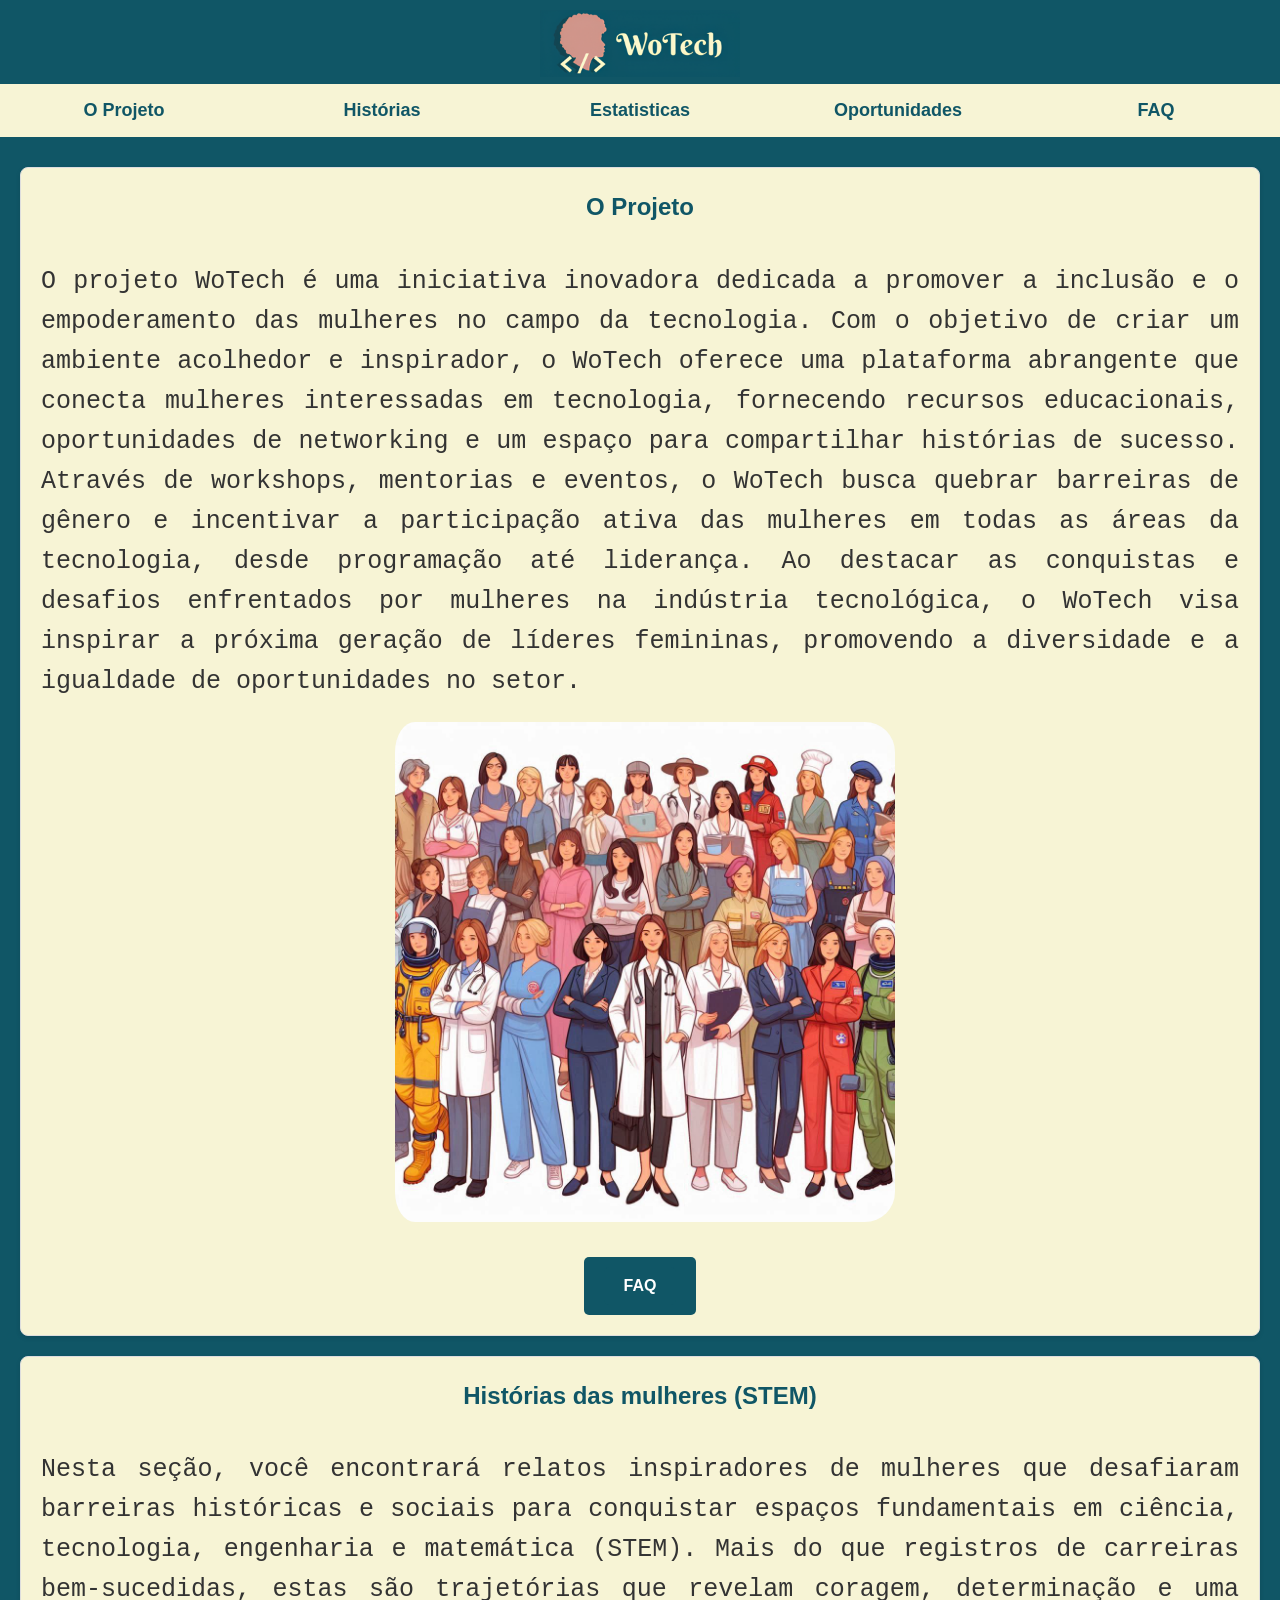
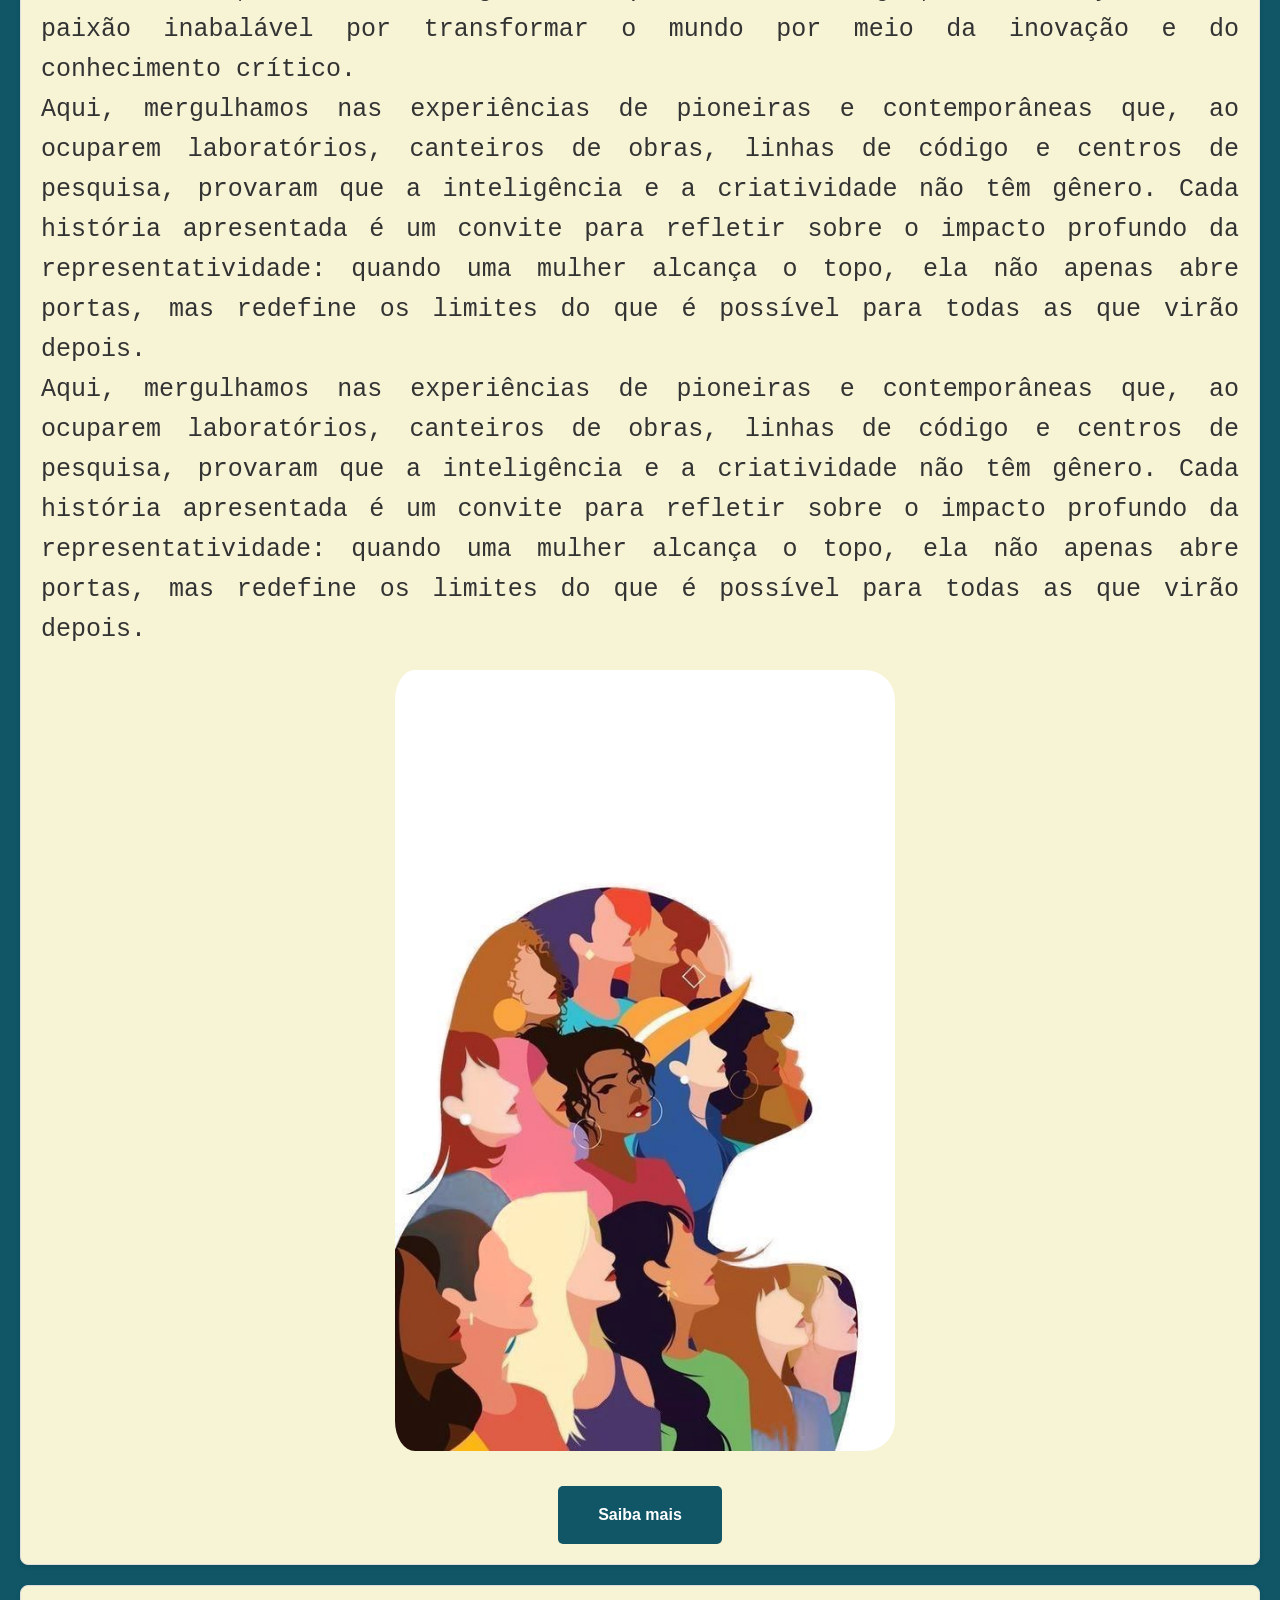
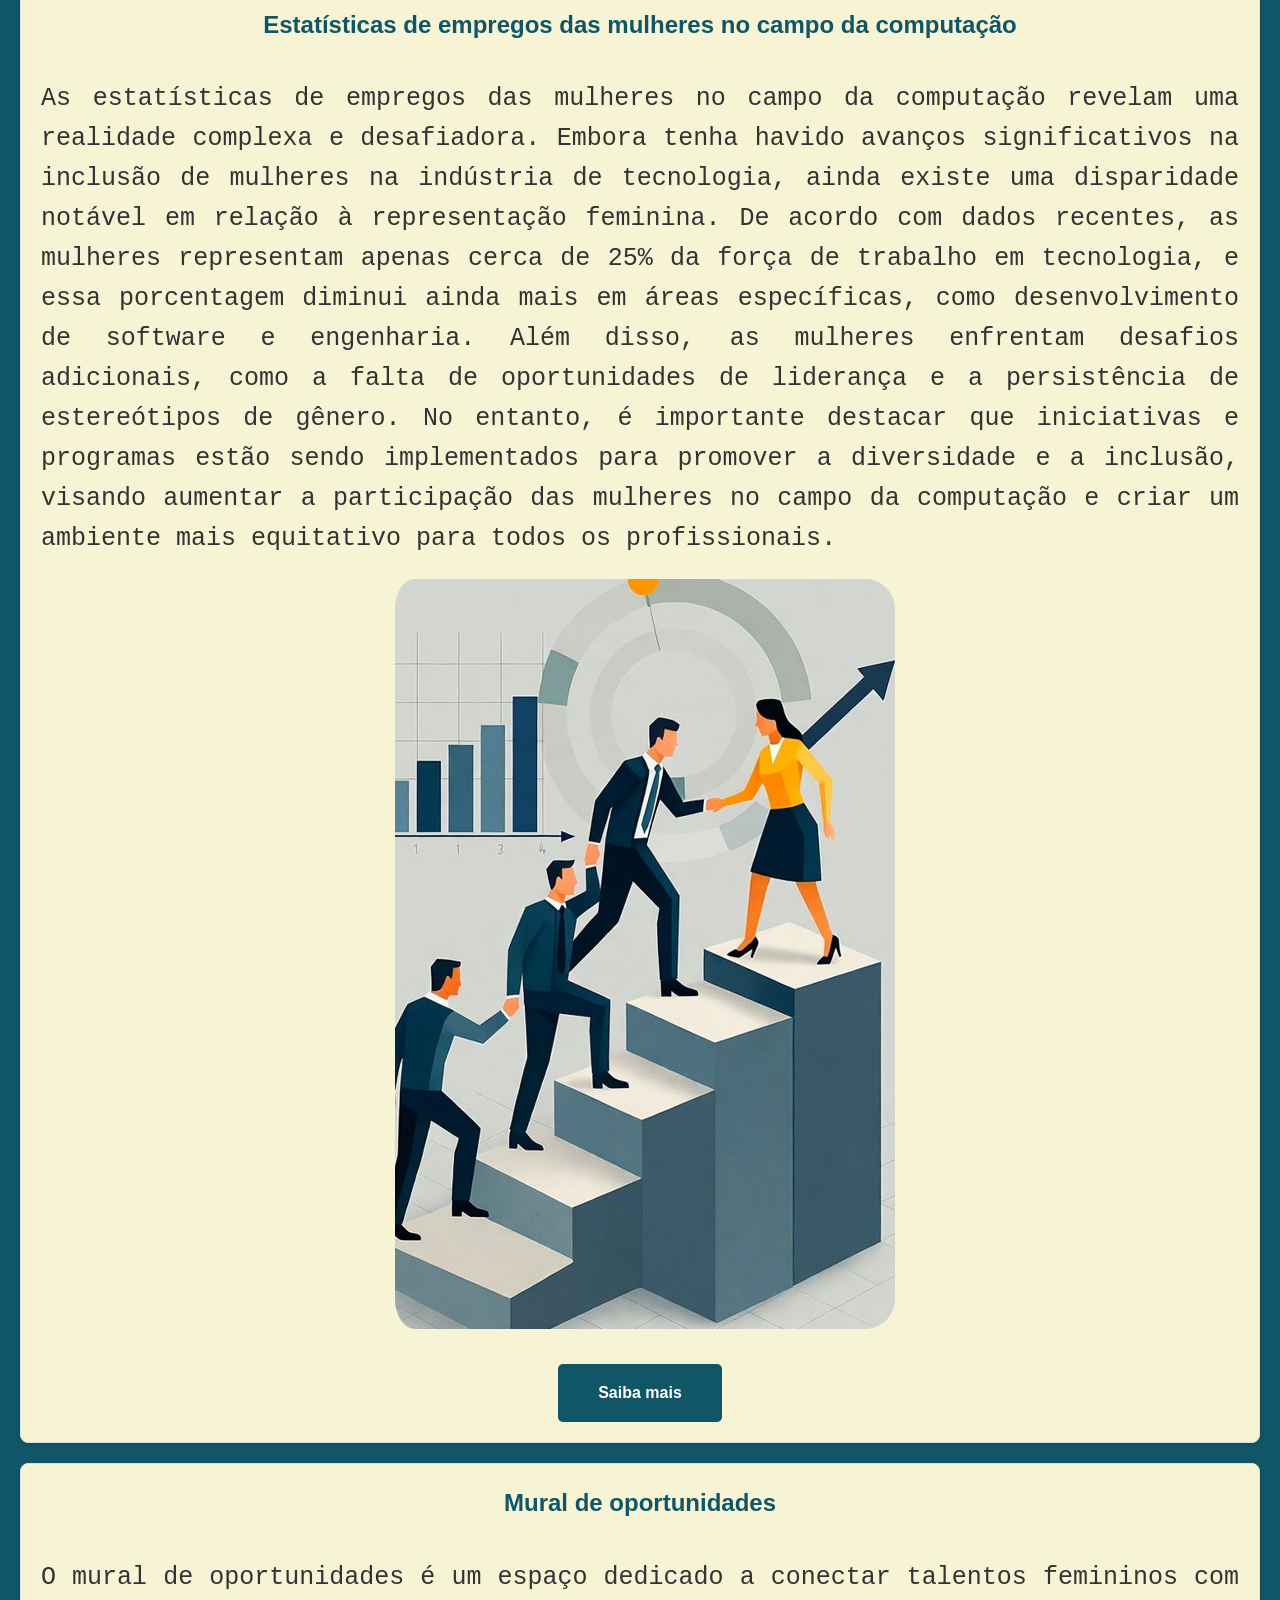
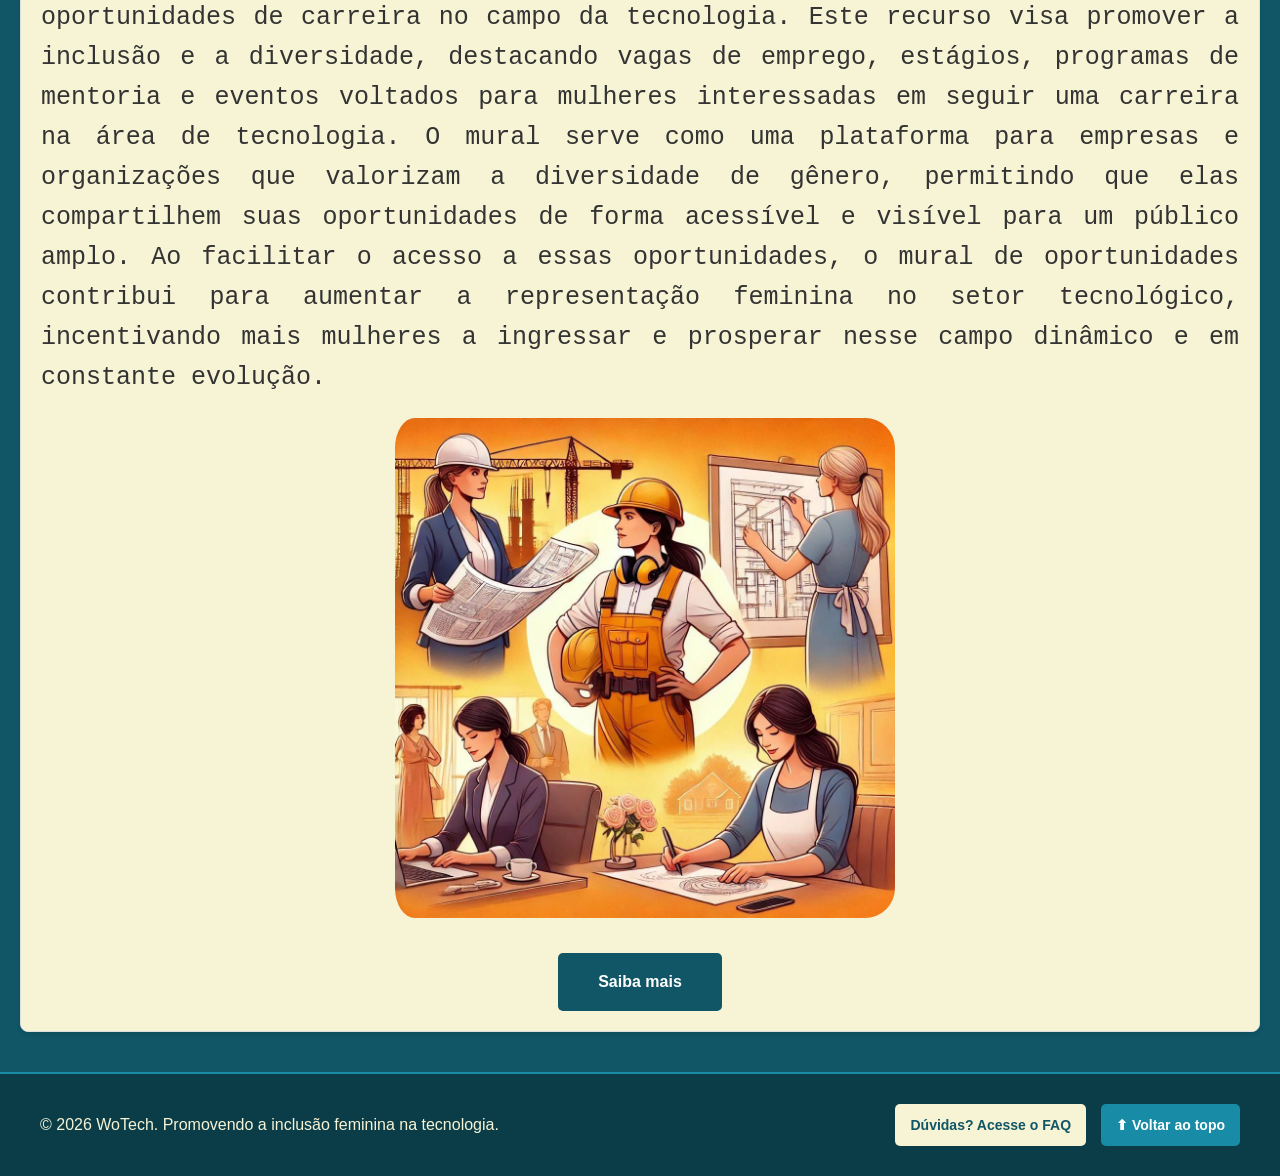
<file: index.html>
<!DOCTYPE html>
<html lang="en">
<head>
    <meta charset="UTF-8">
    <meta name="viewport" content="width=device-width, initial-scale=1.0">
    <meta name="description" content="pagina inicial do site>">
    <title></title>
    <link rel="stylesheet" href="styles.css">
</head>
<body>
    <header>
        <a href="/index.html">
            <img src="assets/WoTech (1).png" alt="WoTech Logo" id="logo">
        </a>
        
        <nav>
            <ul>
                <li><button class="menu"><a href="#projeto" class="menu">O Projeto</a></button></li>
                <li><button class="menu"><a href="#historias" class="menu">Histórias</a></button></li>
                <li><button class="menu"><a href="#estatisticas" class="menu">Estatisticas</a></button></li>
                <li><button class="menu"><a href="#oportunidades" class="menu">Oportunidades</a></button></li>
                <li><button class="menu"><a href="#forum" class="menu">FAQ</a></button></li>
            </ul>
        </nav>
    </header>
    <main>

        <section id="projeto" class="main">
            <h2>O Projeto</h2>
            <div class="card-block">
                <p>O projeto WoTech é uma iniciativa inovadora dedicada a promover a inclusão e o empoderamento das mulheres no campo da tecnologia. Com o objetivo de criar um ambiente acolhedor e inspirador, o WoTech oferece uma plataforma abrangente que conecta mulheres interessadas em tecnologia, fornecendo recursos educacionais, oportunidades de networking e um espaço para compartilhar histórias de sucesso. Através de workshops, mentorias e eventos, o WoTech busca quebrar barreiras de gênero e incentivar a participação ativa das mulheres em todas as áreas da tecnologia, desde programação até liderança. Ao destacar as conquistas e desafios enfrentados por mulheres na indústria tecnológica, o WoTech visa inspirar a próxima geração de líderes femininas, promovendo a diversidade e a igualdade de oportunidades no setor.</p>
                <img src="assets/projeto.jpeg" alt="" id="imgprojeto"></img>
            </div>
            <button class="cta"><a href="./pages/faq.html" class="cta">FAQ</a></button>
        </section>
           <section id="historias" class="main">
            <h2>Histórias das mulheres (STEM)</h2>
            <div class="card-block">
                <p>Nesta seção, você encontrará relatos inspiradores de mulheres que      desafiaram barreiras históricas e sociais para conquistar espaços fundamentais em ciência, tecnologia, engenharia e matemática (STEM). Mais do que registros de carreiras bem-sucedidas, estas são trajetórias que revelam coragem, determinação e uma paixão inabalável por transformar o mundo por meio da inovação e do conhecimento crítico. <br>Aqui, mergulhamos nas experiências de pioneiras e contemporâneas que, ao ocuparem laboratórios, canteiros de obras, linhas de código e centros de pesquisa, provaram que a inteligência e a criatividade não têm gênero. Cada história apresentada é um convite para refletir sobre o impacto profundo da representatividade: quando uma mulher alcança o topo, ela não apenas abre portas, mas redefine os limites do que é possível para todas as que virão depois. <br> Aqui, mergulhamos nas experiências de pioneiras e contemporâneas que, ao ocuparem laboratórios, canteiros de obras, linhas de código e centros de pesquisa, provaram que a inteligência e a criatividade não têm gênero. Cada história apresentada é um convite para refletir sobre o impacto profundo da representatividade: quando uma mulher alcança o topo, ela não apenas abre portas, mas redefine os limites do que é possível para todas as que virão depois.</p>
            <img src="assets/MULHERES1.jpeg" alt="mulher" id="imghistoria">
            </div>
            <button class="cta"><a href="./pages/ocupacao.html" class="cta">Saiba mais</a></button>
        </section>
           <section id="estatisticas" class="main">
            <h2>⁠Estatísticas de empregos das mulheres no campo da computação</h2>
            <div class="card-block">
                <p>As estatísticas de empregos das mulheres no campo da computação revelam uma realidade complexa e desafiadora. Embora tenha havido avanços significativos na inclusão de mulheres na indústria de tecnologia, ainda existe uma disparidade notável em relação à representação feminina. De acordo com dados recentes, as mulheres representam apenas cerca de 25% da força de trabalho em tecnologia, e essa porcentagem diminui ainda mais em áreas específicas, como desenvolvimento de software e engenharia. Além disso, as mulheres enfrentam desafios adicionais, como a falta de oportunidades de liderança e a persistência de estereótipos de gênero. No entanto, é importante destacar que iniciativas e programas estão sendo implementados para promover a diversidade e a inclusão, visando aumentar a participação das mulheres no campo da computação e criar um ambiente mais equitativo para todos os profissionais.</p>
            <img src="assets/estatisticas.jpeg" alt="" id="imgestatisticas">
            </div>

            <button class="cta"><a href="./pages/estatistica.html" class="cta">Saiba mais</a></button>
        </section>
           <section id="oportunidades" class="main">
            <h2>Mural de oportunidades</h2>
            <div class="card-block">
                <p>O mural de oportunidades é um espaço dedicado a conectar talentos femininos com oportunidades de carreira no campo da tecnologia. Este recurso visa promover a inclusão e a diversidade, destacando vagas de emprego, estágios, programas de mentoria e eventos voltados para mulheres interessadas em seguir uma carreira na área de tecnologia. O mural serve como uma plataforma para empresas e organizações que valorizam a diversidade de gênero, permitindo que elas compartilhem suas oportunidades de forma acessível e visível para um público amplo. Ao facilitar o acesso a essas oportunidades, o mural de oportunidades contribui para aumentar a representação feminina no setor tecnológico, incentivando mais mulheres a ingressar e prosperar nesse campo dinâmico e em constante evolução.</p>
                <img src="assets/oportunidades.jpeg" alt="" id="imgoportunidades">
            </div>

            <button class="cta"><a href="./pages/oportunidades.html" class="cta">Saiba mais</a></button>
    </main>
    <footer>
        <div class="footer-content">
            <div class="footer-info">
                <p>&copy; 2026 WoTech. Promovendo a inclusão feminina na tecnologia.</p>
            </div>
            <div class="footer-links">
                <a href="./pages/faq.html" class="footer-btn">Dúvidas? Acesse o FAQ</a>
                <a href="#" class="footer-btn btn-top">⬆ Voltar ao topo</a>
            </div>
        </div>
    </footer>
</body>
</html>
</file>
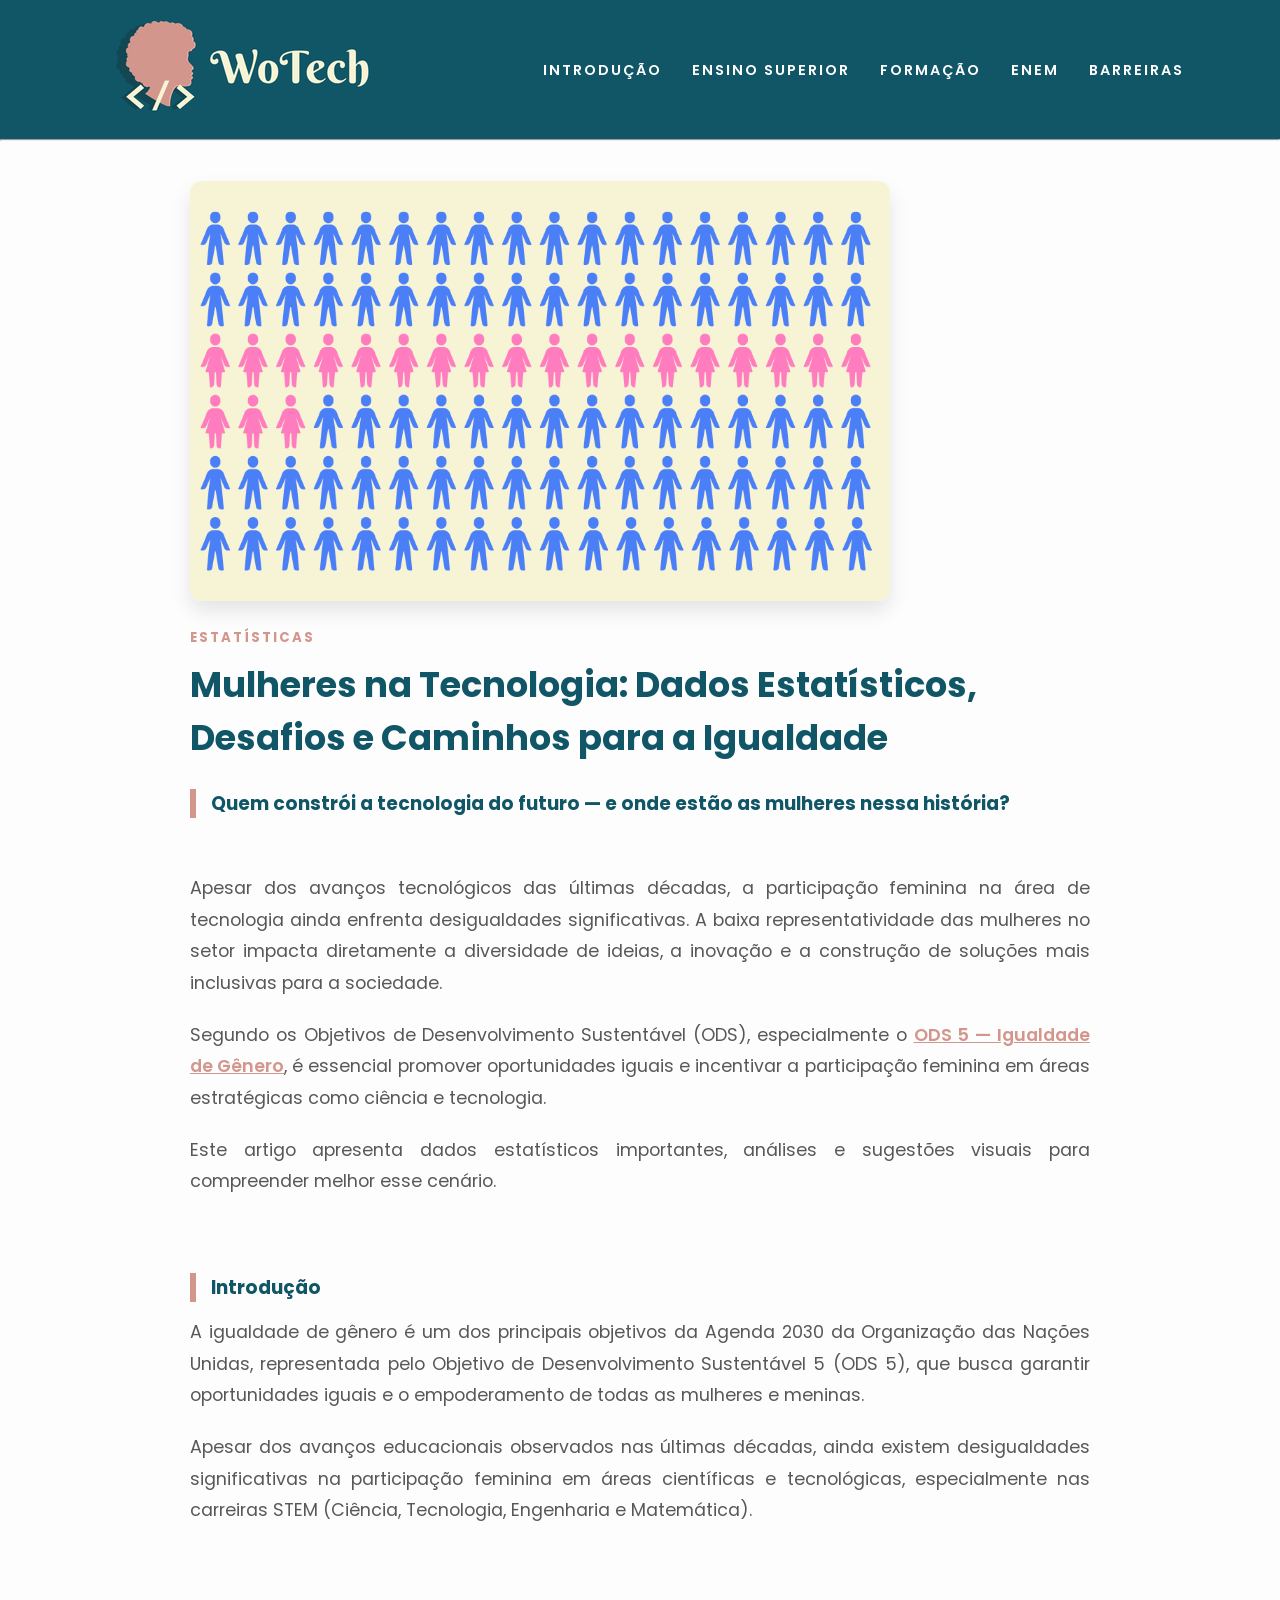
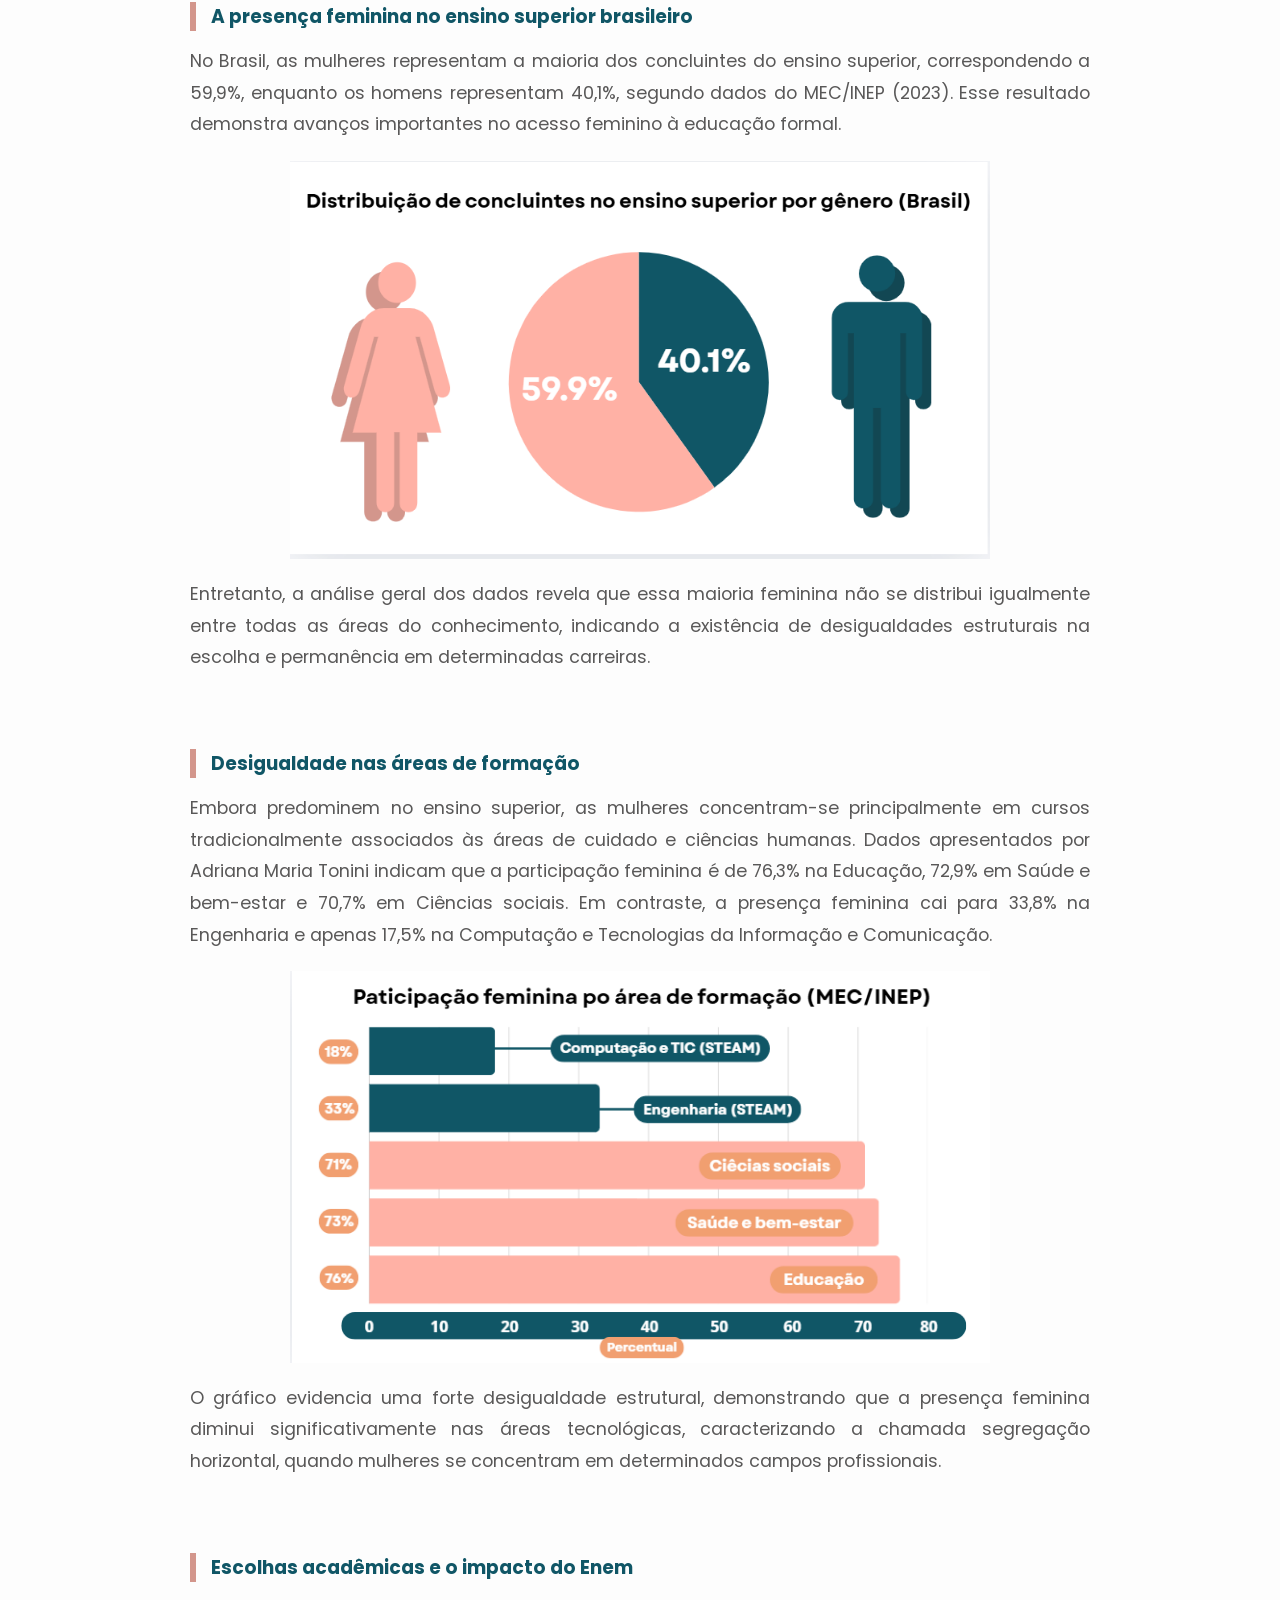
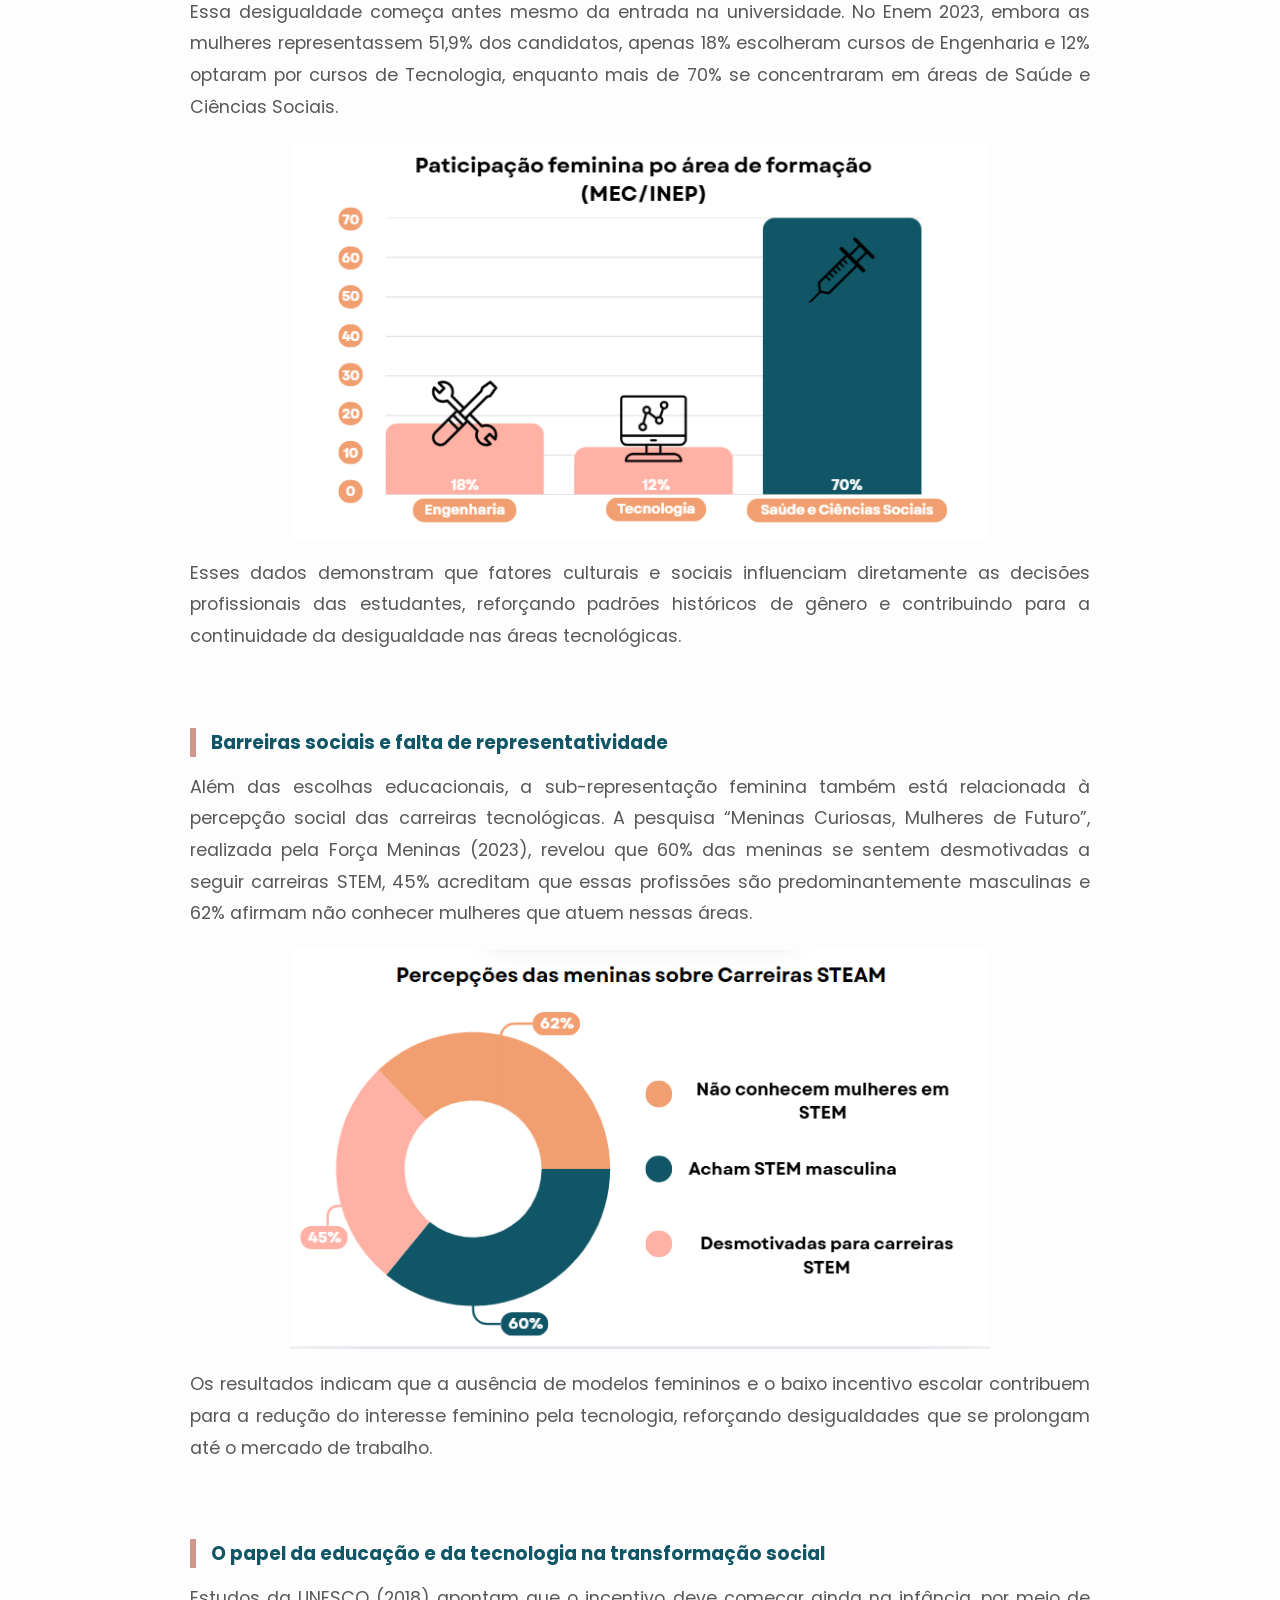
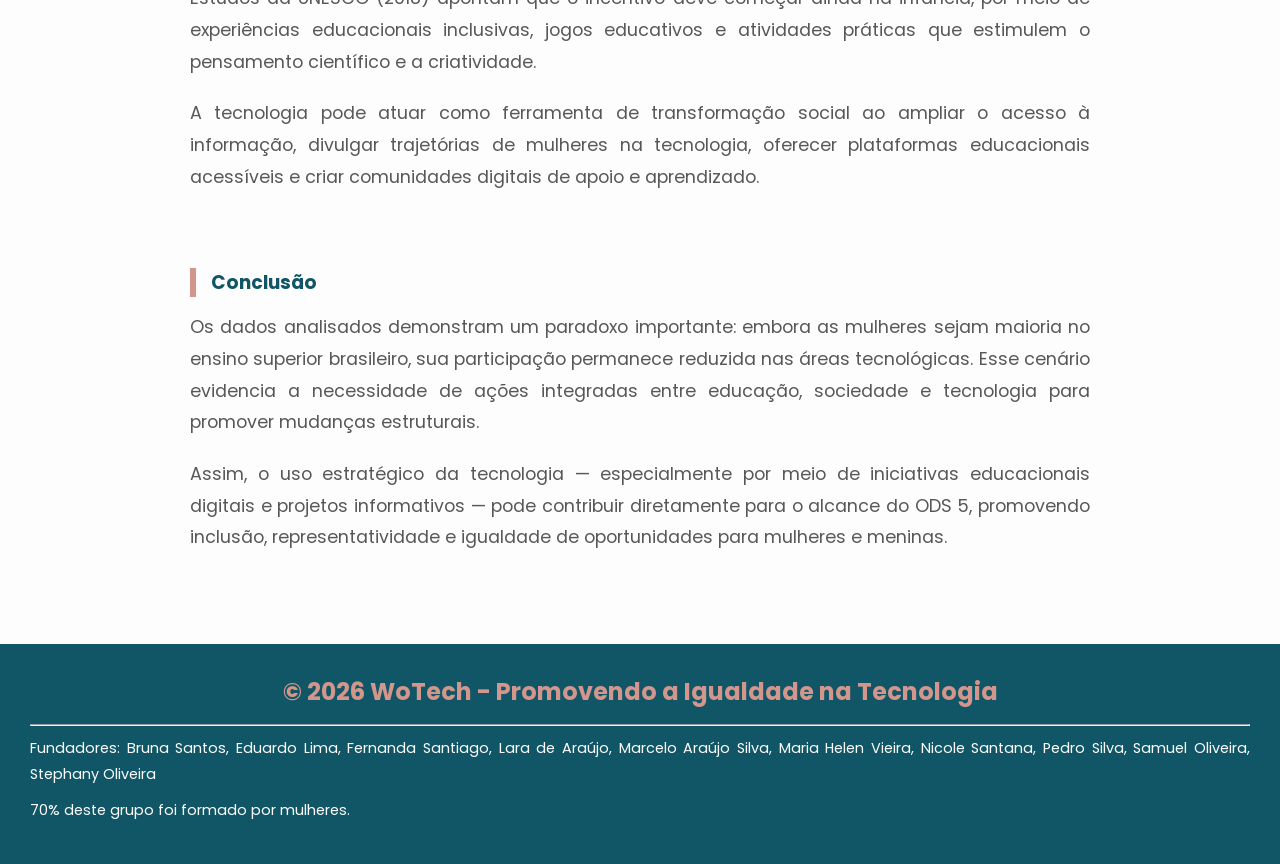
<file: pages/estatistica.html>
<!DOCTYPE html>
<html lang="pt-br">
<head>
    <meta charset="UTF-8">
    <meta name="viewport" content="width=device-width, initial-scale=1.0">
    <title>WoTech - Dados</title>
    <link rel="icon" type="image/x-icon" href="../assets/icon1.png">
    <link rel="stylesheet" href="estatistica.css">
    <link rel="preconnect" href="https://fonts.googleapis.com">
    <link rel="preconnect" href="https://fonts.gstatic.com" crossorigin>
</head>
<body>
    <header>
    <nav class="nav-bar">
        <a href="/index.html">
            <img src="../assets/WoTech.png" alt="WoTech Logo">
        </a>

        <ul class="nav-list">
            <li class="nav-item"><a class="nav-link" href="#intro">Introdução</a></li>
            <li class="nav-item"><a class="nav-link" href="#ensino">Ensino Superior</a></li>
            <li class="nav-item"><a class="nav-link" href="#formacao">Formação</a></li>
            <li class="nav-item"><a class="nav-link" href="#enem">ENEM</a></li>
            <li class="nav-item"><a class="nav-link" href="#barreiras">Barreiras</a></li>
        </ul>

        <div class="mobile-menu-icon">
            <button onclick="menuShow()">
                <img class="icon" src="../assets/menu_24dp_E3E3E3_FILL0_wght400_GRAD0_opsz24.svg" alt="Abrir Menu">
            </button>
        </div>
    </nav>

    <div class="mobile-menu">
        <ul>
            <li class="nav-item"><a class="nav-link" href="#intro">Introdução</a></li>
            <li class="nav-item"><a class="nav-link" href="#ensino">Ensino Superior</a></li>
            <li class="nav-item"><a class="nav-link" href="#formacao">Formação</a></li>
            <li class="nav-item"><a class="nav-link" href="#enem">ENEM</a></li>
            <li class="nav-item"><a class="nav-link" href="#barreiras">Barreiras</a></li>
        </ul>
    </div>

    <hr>

           
        </ul>

</header>

    <main>
        <div class="inicio">

            <div class="imagem">
            <img src="../assets/Design sem nome.png" alt="">
        </div>

            <div class="titulo">
                <h5>Estatísticas</h5>
                <h1>Mulheres na Tecnologia: Dados Estatísticos, Desafios e Caminhos para a Igualdade</h1>
                <h3>Quem constrói a tecnologia do futuro — e onde estão as mulheres nessa história?</h3>
            </div>

        </div>

        <div class="paragrafos">
            <p>Apesar dos avanços tecnológicos das últimas décadas, a participação feminina na área de tecnologia ainda enfrenta desigualdades significativas. A baixa representatividade das mulheres no setor impacta diretamente a diversidade de ideias, a inovação e a construção de soluções mais inclusivas para a sociedade.</p>

            <p>Segundo os Objetivos de Desenvolvimento Sustentável (ODS), especialmente o <a target="_blank" href="https://brasil.un.org/pt-br/sdgs/5">ODS 5 — Igualdade de Gênero</a>, é essencial promover oportunidades iguais e incentivar a participação feminina em áreas estratégicas como ciência e tecnologia.</p>

            <p>Este artigo apresenta dados estatísticos importantes, análises e sugestões visuais para compreender melhor esse cenário.</p>
        </div>

        <div class="paragrafos">
            <h3 id="intro">Introdução</h3>

            <p>
            A igualdade de gênero é um dos principais objetivos da Agenda 2030 da Organização das Nações Unidas, representada pelo Objetivo de Desenvolvimento Sustentável 5 (ODS 5), que busca garantir oportunidades iguais e o empoderamento de todas as mulheres e meninas.
            </p>

            <p>
            Apesar dos avanços educacionais observados nas últimas décadas, ainda existem desigualdades significativas na participação feminina em áreas científicas e tecnológicas, especialmente nas carreiras STEM (Ciência, Tecnologia, Engenharia e Matemática).
            </p>
        </div>

        <div class="paragrafos">
            <h3 id="ensino">A presença feminina no ensino superior brasileiro</h3>

            <p>
            No Brasil, as mulheres representam a maioria dos concluintes do ensino superior, correspondendo a 59,9%, enquanto os homens representam 40,1%, segundo dados do MEC/INEP (2023). Esse resultado demonstra avanços importantes no acesso feminino à educação formal.
            </p>

           <img class="graficos" src="../assets/Captura de tela 2026-04-12 105110.png" alt="" width="670px">

            <p>
            Entretanto, a análise geral dos dados revela que essa maioria feminina não se distribui igualmente entre todas as áreas do conhecimento, indicando a existência de desigualdades estruturais na escolha e permanência em determinadas carreiras.
            </p>
        </div>
        
        <div class="paragrafos">
            <h3 id="formacao">Desigualdade nas áreas de formação</h3>

            <p>
            Embora predominem no ensino superior, as mulheres concentram-se principalmente em cursos tradicionalmente associados às áreas de cuidado e ciências humanas. Dados apresentados por Adriana Maria Tonini indicam que a participação feminina é de 76,3% na Educação, 72,9% em Saúde e bem-estar e 70,7% em Ciências sociais. Em contraste, a presença feminina cai para 33,8% na Engenharia e apenas 17,5% na Computação e Tecnologias da Informação e Comunicação.
            </p>
        
            <img class="graficos" src="../assets/desigualdade nas areas de formacao.png" alt="" width="670px">

            <p>
            O gráfico evidencia uma forte desigualdade estrutural, demonstrando que a presença feminina diminui significativamente nas áreas tecnológicas, caracterizando a chamada segregação horizontal, quando mulheres se concentram em determinados campos profissionais.
            </p>
        </div>

        <div class="paragrafos">
            <h3 id="enem">Escolhas acadêmicas e o impacto do Enem</h3>

            <p>
            Essa desigualdade começa antes mesmo da entrada na universidade. No Enem 2023, embora as mulheres representassem 51,9% dos candidatos, apenas 18% escolheram cursos de Engenharia e 12% optaram por cursos de Tecnologia, enquanto mais de 70% se concentraram em áreas de Saúde e Ciências Sociais.
            </p>

            <img class="graficos" src="../assets/escolhas academicas.png" alt="" width="670px">
            <!-- INSERIR GRÁFICO 2 AQUI: Escolhas de cursos por mulheres no Enem 2023 -->

            <p>
            Esses dados demonstram que fatores culturais e sociais influenciam diretamente as decisões profissionais das estudantes, reforçando padrões históricos de gênero e contribuindo para a continuidade da desigualdade nas áreas tecnológicas.
            </p>
        </div>

        <div class="paragrafos">
            <h3 id="barreiras">Barreiras sociais e falta de representatividade</h3>

            <p>
            Além das escolhas educacionais, a sub-representação feminina também está relacionada à percepção social das carreiras tecnológicas. A pesquisa “Meninas Curiosas, Mulheres de Futuro”, realizada pela Força Meninas (2023), revelou que 60% das meninas se sentem desmotivadas a seguir carreiras STEM, 45% acreditam que essas profissões são predominantemente masculinas e 62% afirmam não conhecer mulheres que atuem nessas áreas.
            </p>
    
            <img class="graficos" src="../assets/barreiras sociais.png" alt="" width="670px">

            <p>
            Os resultados indicam que a ausência de modelos femininos e o baixo incentivo escolar contribuem para a redução do interesse feminino pela tecnologia, reforçando desigualdades que se prolongam até o mercado de trabalho.
            </p>
        </div>

        <div class="paragrafos">
            <h3>O papel da educação e da tecnologia na transformação social</h3>

            <p>
            Estudos da UNESCO (2018) apontam que o incentivo deve começar ainda na infância, por meio de experiências educacionais inclusivas, jogos educativos e atividades práticas que estimulem o pensamento científico e a criatividade.
            </p>

            <p>
            A tecnologia pode atuar como ferramenta de transformação social ao ampliar o acesso à informação, divulgar trajetórias de mulheres na tecnologia, oferecer plataformas educacionais acessíveis e criar comunidades digitais de apoio e aprendizado.
            </p>
        </div>

        <div class="paragrafos">
            <h3>Conclusão</h3>

            <p>
            Os dados analisados demonstram um paradoxo importante: embora as mulheres sejam maioria no ensino superior brasileiro, sua participação permanece reduzida nas áreas tecnológicas. Esse cenário evidencia a necessidade de ações integradas entre educação, sociedade e tecnologia para promover mudanças estruturais.
            </p>

            <p>
            Assim, o uso estratégico da tecnologia — especialmente por meio de iniciativas educacionais digitais e projetos informativos — pode contribuir diretamente para o alcance do ODS 5, promovendo inclusão, representatividade e igualdade de oportunidades para mulheres e meninas.
            </p>
        </div>

    </main>

    <footer>
        <h1>&copy; 2026 WoTech - Promovendo a Igualdade na Tecnologia</h1>
        <hr>
        <p>Fundadores: Bruna Santos, Eduardo Lima, Fernanda Santiago, Lara de Araújo, Marcelo Araújo Silva, Maria Helen Vieira, Nicole Santana, Pedro Silva, Samuel Oliveira, Stephany Oliveira

        <p>70% deste grupo foi formado por mulheres.</p>
    </footer>
    <script src="estatisticas.js"></script>
</body>
</html>
</file>
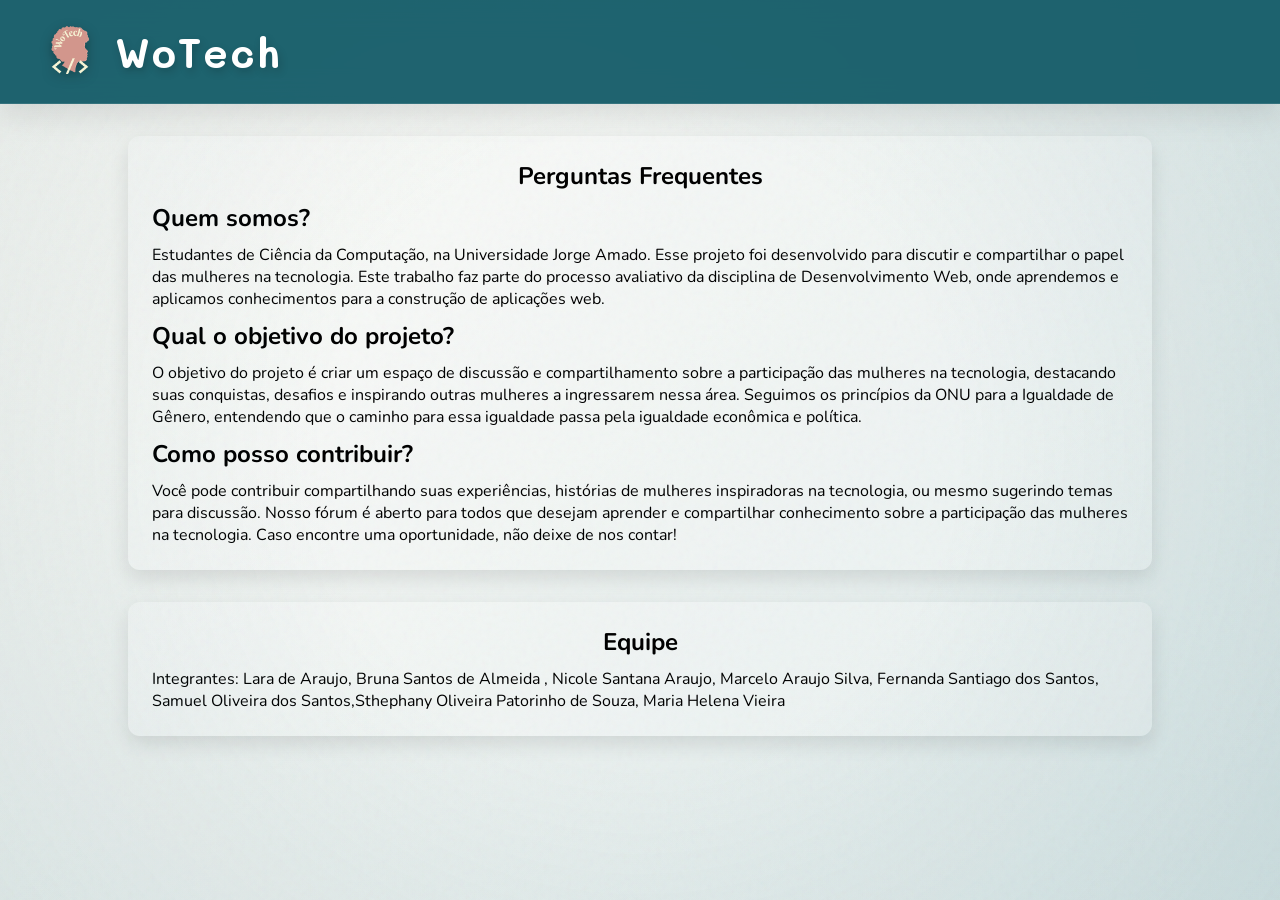
<file: pages/faq.html>
<!DOCTYPE html>
<html lang="pt-br">

<head>
    <meta charset="UTF-8">
    <meta name="viewport" content="width=device-width, initial-scale=1.0">
    <title>WoTech - Fórum</title>
    <link rel="stylesheet" href="faq.css">
</head>

<body>

    <header class="main-header">
        <div class="logo-container">
            <a href="/index.html">
                <img src="../assets/logo.png" alt="Logo WoTech com silhueta feminina e tags de código" class="logo-img">
            </a>
            <h1 class="logo-text">WoTech</h1>
        </div>
    </header>
    <main>
        <section class="faq">
            <h1>Perguntas Frequentes</h1>
            <h2 class="pergunta">Quem somos?</h2>
            <p class="resposta">Estudantes de Ciência da Computação, na Universidade Jorge Amado. Esse projeto foi desenvolvido para discutir e compartilhar o papel das mulheres na tecnologia. Este trabalho faz parte do processo avaliativo da disciplina de Desenvolvimento Web, onde aprendemos e aplicamos conhecimentos para a construção de aplicações web.</p>
            <h2 class="pergunta">Qual o objetivo do projeto?</h2>
            <p class="resposta">O objetivo do projeto é criar um espaço de discussão e compartilhamento sobre a participação das mulheres na tecnologia, destacando suas conquistas, desafios e inspirando outras mulheres a ingressarem nessa área. Seguimos os princípios da ONU para a Igualdade de Gênero, entendendo que o caminho para essa igualdade passa pela igualdade econômica e política.</p>
            <h2 class="pergunta">Como posso contribuir?</h2>
            <p class="resposta">Você pode contribuir compartilhando suas experiências, histórias de mulheres inspiradoras na tecnologia, ou mesmo sugerindo temas para discussão. Nosso fórum é aberto para todos que desejam aprender e compartilhar conhecimento sobre a participação das mulheres na tecnologia. Caso encontre uma oportunidade, não deixe de nos contar!</p>
        </section>
        <section class="faq">
            <h1>Equipe</h1>
            <p class="resposta">Integrantes: Lara de Araujo, Bruna Santos de Almeida , Nicole Santana Araujo, Marcelo Araujo Silva, Fernanda Santiago dos Santos, Samuel Oliveira dos Santos,Sthephany Oliveira Patorinho de Souza, Maria Helena Vieira</p>
        </section>

        
    </main>

</body>

</html>
</file>
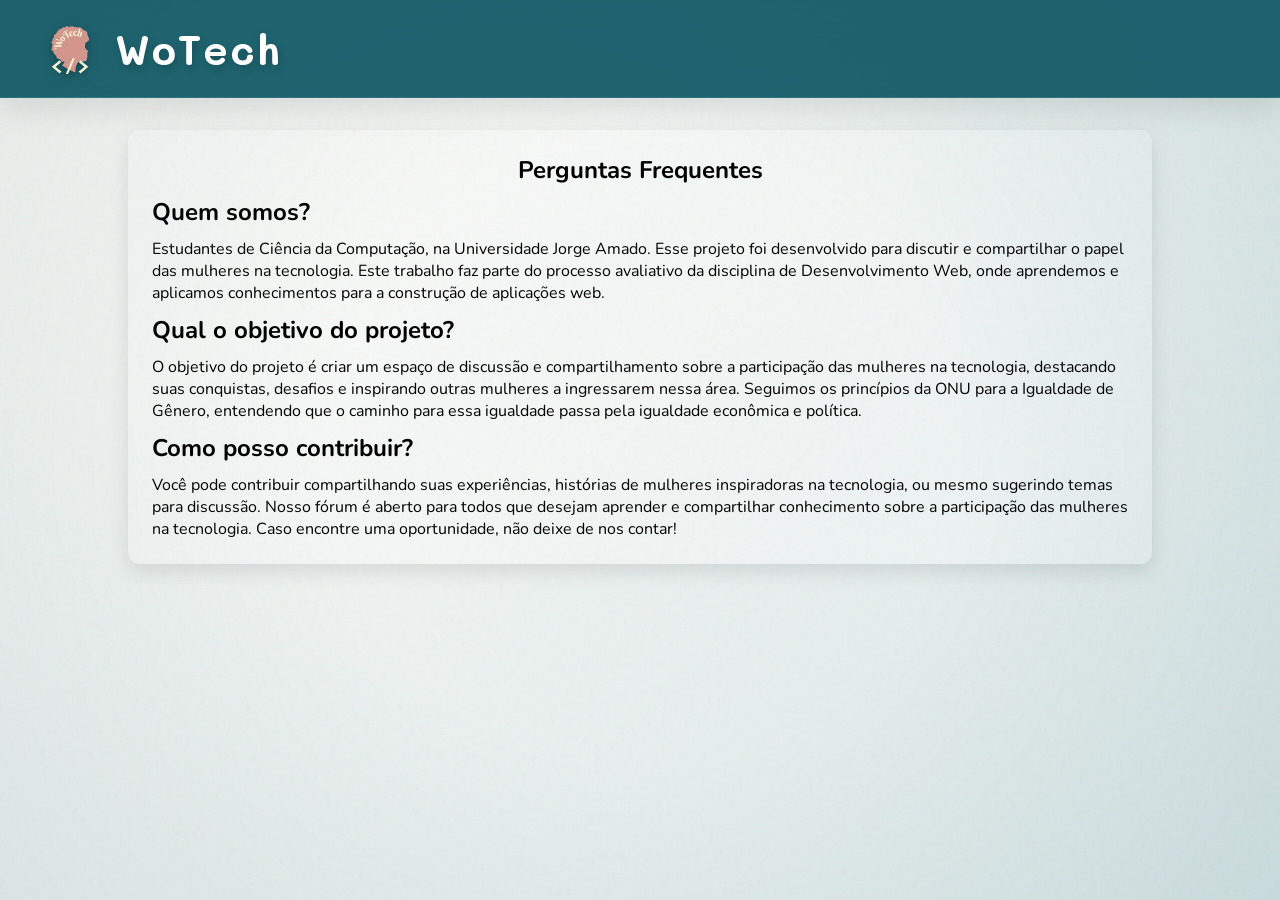
<file: pages/forum.html>
<!DOCTYPE html>
<html lang="pt-br">

<head>
    <meta charset="UTF-8">
    <meta name="viewport" content="width=device-width, initial-scale=1.0">
    <title>WoTech - Fórum</title>
    <link rel="stylesheet" href="forum.css">
</head>

<body>

    <header class="main-header">
        <div class="logo-container">
            <img src="../assets/logo.png" alt="Logo WoTech com silhueta feminina e tags de código" class="logo-img">
            <h1 class="logo-text">WoTech</h1>
        </div>
    </header>
    <main>
        <section class="faq">
            <h1>Perguntas Frequentes</h1>
            <h2 class="pergunta">Quem somos?</h2>
            <p class="resposta">Estudantes de Ciência da Computação, na Universidade Jorge Amado. Esse projeto foi desenvolvido para discutir e compartilhar o papel das mulheres na tecnologia. Este trabalho faz parte do processo avaliativo da disciplina de Desenvolvimento Web, onde aprendemos e aplicamos conhecimentos para a construção de aplicações web.</p>
            <h2 class="pergunta">Qual o objetivo do projeto?</h2>
            <p class="resposta">O objetivo do projeto é criar um espaço de discussão e compartilhamento sobre a participação das mulheres na tecnologia, destacando suas conquistas, desafios e inspirando outras mulheres a ingressarem nessa área. Seguimos os princípios da ONU para a Igualdade de Gênero, entendendo que o caminho para essa igualdade passa pela igualdade econômica e política.</p>
            <h2 class="pergunta">Como posso contribuir?</h2>
            <p class="resposta">Você pode contribuir compartilhando suas experiências, histórias de mulheres inspiradoras na tecnologia, ou mesmo sugerindo temas para discussão. Nosso fórum é aberto para todos que desejam aprender e compartilhar conhecimento sobre a participação das mulheres na tecnologia. Caso encontre uma oportunidade, não deixe de nos contar!</p>
        </section>

        
    </main>

</body>

</html>
</file>
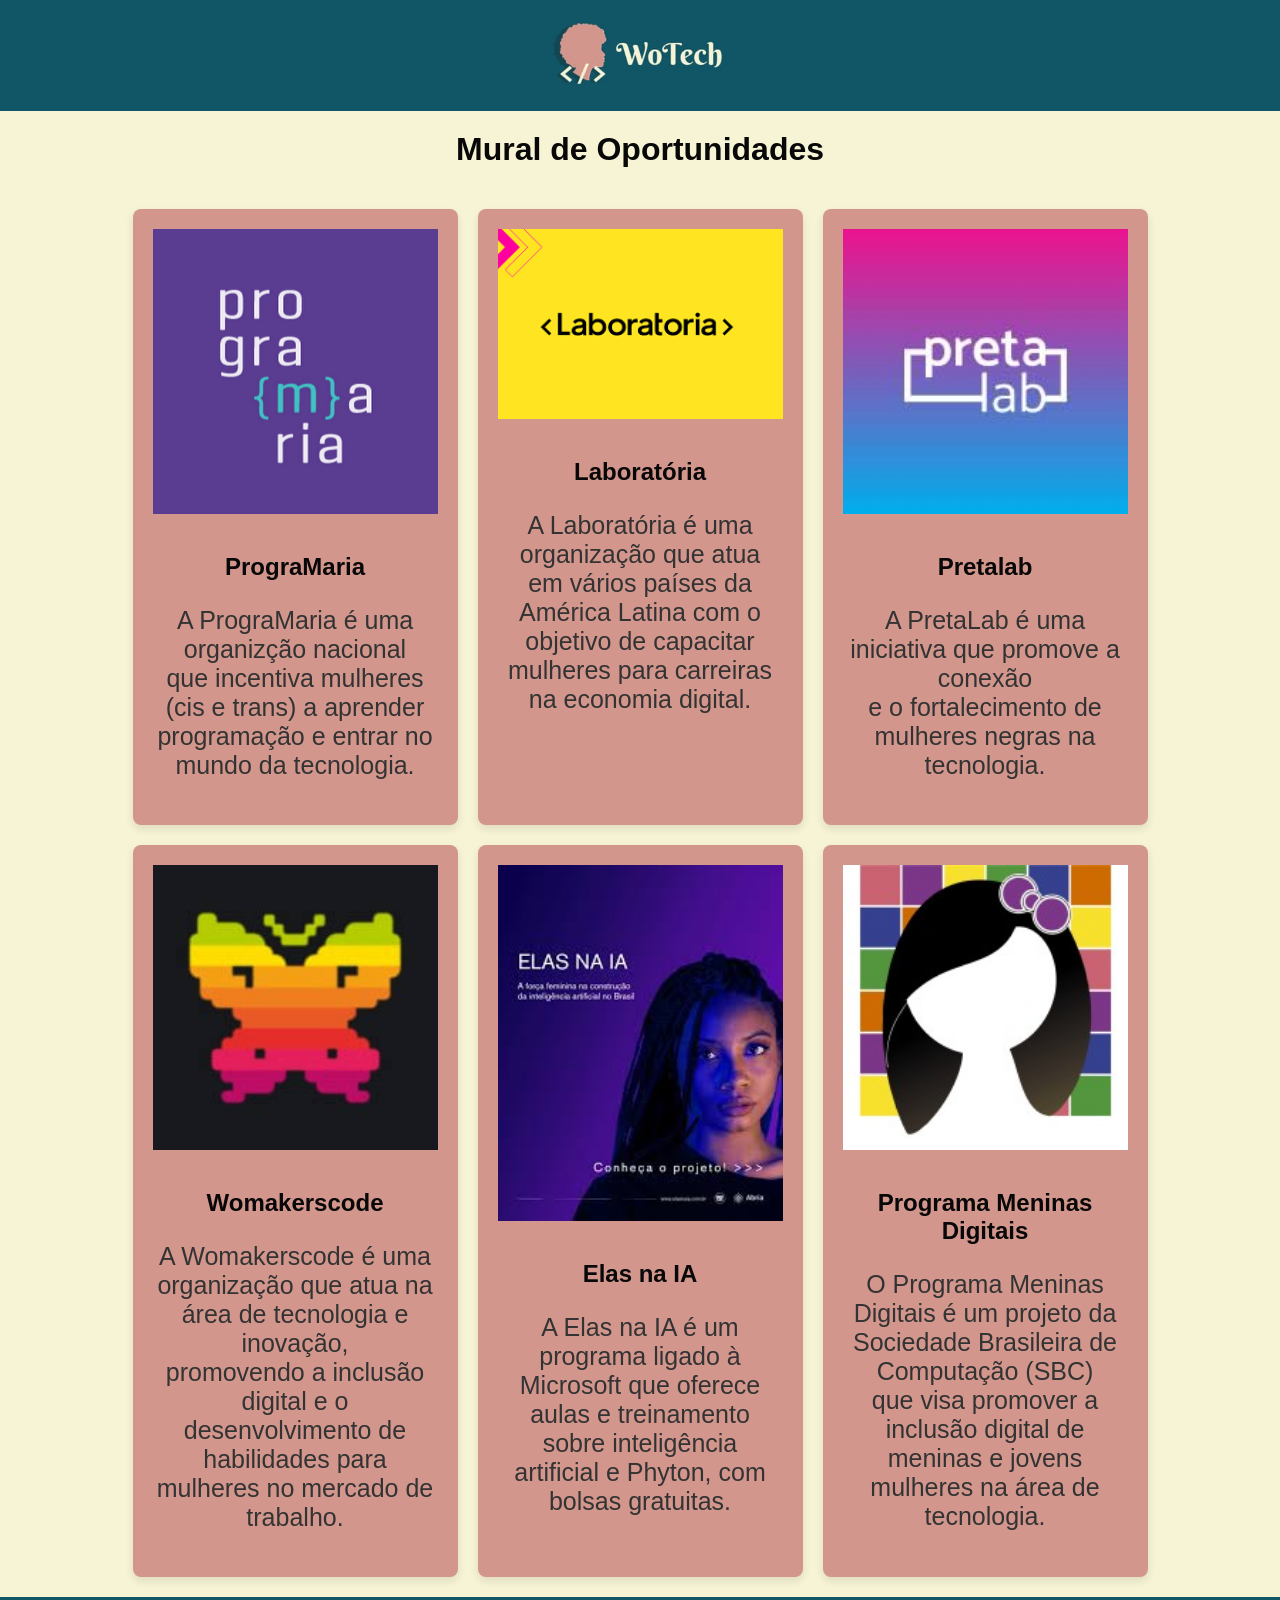
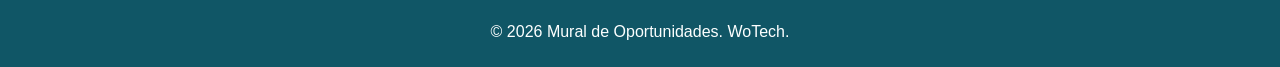
<file: pages/oportunidades.html>
<!DOCTYPE html>
<html lang="pt-br">
<head>
    <meta charset="UTF-8">
    <meta http-equiv="X-UA-Compatible" content="IE=edge">
    <meta name="viewport" content="width=device-width, initial-scale=1.0">
    <title>Mural de Oportunidades</title>
<link rel="stylesheet" href="oportunidades.css">
</head>
<body>
    <header>
        <a href="/index.html">
            <img src= "../assets/img1.jpeg" alt="Logo showing the Mural de Oportunidades">
        </a>
    </header>
    <div class="Mural de Oportunidades">
        <h1>Mural de Oportunidades</h1>
    </div>
    <main>
        <div class="container">
            <a href="https://www.programaria.org" target="_blank" 
            class="card">
                <img src="../assets/img2.jpg" id="programaria">
<alt="PrograMaria logo featuring the word programa in white and magenta text with {m} highlighted in teal brackets, set against a purple background">
<h2>PrograMaria</h2>
<p> A PrograMaria é uma organizção nacional <br>
que incentiva mulheres (cis e trans) a aprender <br>
programação e entrar no mundo da tecnologia.</p>
            </a>
            <a href="https://laboratoria.la/pt" target="_blank"
            class="card">
        <img src="../assets/img3.png" id="Laboratória" alt="Laboratória logo">
    <h2>Laboratória</h2>
    <p>A Laboratória é uma organização que atua <br>
    em vários países da América Latina com o <br>
    objetivo de capacitar mulheres para carreiras na economia digital. </p>
</a>
<a href="https://www.pretalab.com/" target="_blank" class="card">
    <img src="../assets/img4.jpeg" id="Pretalab" alt="Pretalab logo">
    <h2>Pretalab</h2>
    <p>A PretaLab é uma iniciativa que promove a conexão <br>
         e o fortalecimento de mulheres negras na tecnologia.</p>
</a>
<a href="https://womakerscode.org/" target="_blank" class="card">
    <img src="../assets/img5.jpeg" id="Womakerscode" alt="Womakerscode logo">
    <h2>Womakerscode</h2>
    <p>A Womakerscode é uma organização que atua na área de tecnologia e inovação, <br>
         promovendo a inclusão digital e o desenvolvimento de habilidades para mulheres no mercado de trabalho.</p>
</a>
<a href="https://developer.microsoft.com/pt-br/reactor/series/s-1626/" target="_blank" class="card">
    <img src="../assets/img6.jpeg" id= "Elas na IA" alt="Elas na IA logo">
    <h2>Elas na IA</h2>
    <p>A Elas na IA é um programa ligado à Microsoft que oferece <br>
         aulas e treinamento sobre inteligência artificial e Phyton, com bolsas gratuitas.</p>
</a>
<a href="https://meninas.sbc.org.br/" target="_blank" class="card">
    <img src="../assets/img7.jpeg" id="Meninas Digitais" alt="Meninas Digitais logo">
    <h2>Programa Meninas Digitais</h2>
    <p>O Programa Meninas Digitais é um projeto da Sociedade Brasileira de Computação (SBC) <br>
         que visa promover a inclusão digital de meninas e jovens mulheres na área de tecnologia.</p>
</a>
</div>
    </main>
    <footer>
        <p> © 2026 Mural de Oportunidades. WoTech.
    </footer>
</body>
</html>
</file>
<file: styles.css>
* {
    margin: 0;
    padding: 0;
}

body {
    background-color: #105666;
    font-family: Arial, Helvetica, sans-serif;
    line-height: 1.6;
}

header {
    background-color: #105666;
    text-align: center;
    padding: 10px 0;
}

#logo {
    max-width: 200px;
    height: auto;
}

button{
    padding: 0;
    margin: 0;
    padding: 0cap;
    border-width: 0cap;
    bottom: 0;
    border: none;
}

nav {
    display: flex;
    justify-content: center;
    align-items: center;
    background-color: #f7f4d5;
    position: sticky;
    top: 0;
    width: 100%;
    height: fit-content;
    z-index: 1000;
}

ul {
    list-style: none;
    display: flex;
    gap: 10px;
    width: 100%;
    justify-content: space-around;
}

ul li {
    flex: 1;
    text-align: center;
}

.menu {
    display: inline-block;
    text-decoration: none;
    color: #105666;
    background-color: #f7f4d5;
    font-size: 18px;
    font-weight: bold;
    padding: 8px 12px;
    border: none;
    transition: all 0.3s ease;
    cursor: pointer;
}

.menu:hover {
    background-color: #188ca7;
    color: #f7f4d5;
    
}

section {
    padding-top: 10px;
    padding-bottom: 10px;
    margin: 20px;
}

.historias {
    display: flex;
    flex-direction: column;
    gap: 15px;
    padding: 20px;
}



p {
    color: #f7f4d5;
    font-size: 16px;
}

#materia {
    text-align: left;
    width: 50vw;

}

#grupo {
    text-align: right;
    width: 50vw;
}

.main {
    background: #f7f4d5;
    border: 1px solid #ddd;
    border-radius: 8px;
    padding: 20px;
    box-shadow: 0 2px 5px rgba(0,0,0,0.1);
    display: flex;
    flex-direction: column;
    align-items: center;
    gap: 15px;
}

.main h2 {
    margin: 0;
    color: #105666;
    font-family: 'Arial Black', Arial, Helvetica, sans-serif;}

.main div {
    display: flex;
    flex-direction: row;
    align-items: center;
    gap: 20px;
    width: 100%;
}

#imgprojeto, #imgestatisticas, #imgoportunidades, #imgforum, #imghistoria {
    width: 70vw;
    max-width: 500px;
    height: auto;
    border-radius: 30px;
    padding-left: 10px;

}

.main p {
    flex: 1;
    color: #333;
    margin-bottom: 0;
    text-align: justify;
    text-justify: inter-word;
    font-size: 25px;
    font-family:monospace;
}

.cta {
    display: inline-block;
    text-decoration: none;
    color: #fff;
    background-color: #105666;
    font-size: 16px;
    font-weight: bold;
    padding: 10px 20px;
    border: none;
    border-radius: 5px;
    cursor: pointer;
    margin: none;
}

.cta:hover {
    
    transform: scale(1.05);
     display: inline-block;
    text-decoration: none;
    color: #fff;
    background-color: #105666cc;
    font-size: 16px;
    font-weight: bold;
    padding: 10px 20px;
    border: none;
    border-radius: 5px;
    cursor: pointer;
    margin: none;
}


@media (max-width: 1421px) {
    .main div {
    display: flex;
    flex-direction: column; 
    align-items: center; 
    gap: 20px; 
    padding: 20px; 
    border-radius: 8px;
}
}

footer {
    background-color: #0b3d49; 
    padding: 30px 20px;
    margin-top: 40px;
    border-top: 2px solid #188ca7;
}

.footer-content {
    max-width: 1200px;
    margin: 0 auto;
    display: flex;
    justify-content: space-between;
    align-items: center;
    flex-wrap: wrap; 
    gap: 20px;
}

.footer-info p {
    color: #f7f4d5;
    font-size: 16px;
    margin: 0;
}

.footer-links {
    display: flex;
    gap: 15px;
    align-items: center;
}

.footer-btn {
    display: inline-block;
    text-decoration: none;
    color: #105666;
    background-color: #f7f4d5;
    font-size: 14px;
    font-weight: bold;
    padding: 10px 15px;
    border-radius: 5px;
    transition: all 0.3s ease;
}

.footer-btn:hover {
    background-color: #188ca7;
    color: #fff;
    transform: scale(1.05);
}


.btn-top {
    background-color: #188ca7;
    color: #fff;
}

.btn-top:hover {
    background-color: #f7f4d5;
    color: #105666;
}

@media (max-width: 768px) {
    .main p{
        font-size: 17px;
    }
    .footer-content {
        flex-direction: column;
        text-align: center;
    }

    #imgprojeto, #imgestatisticas, #imgoportunidades, #imgforum, #imghistoria {
    width: 70vw;
    max-height: 300px;
    overflow: hidden;
    height: auto;
    border-radius: 30px;
    padding-left: 10px;

}
}

@media (max-width: 785px) {
    nav ul{
        display: grid;
        grid-column: auto;
        grid-template-columns: 1fr;
    }

}
</file>
<file: pages/estatistica.css>
@import url('https://fonts.googleapis.com/css2?family=Poppins:wght@300;400;600;700&display=swap');

* {
    margin: 0;
    padding: 0;
    box-sizing: border-box;
    font-family: 'Poppins', sans-serif;
}

body {
    display: grid;
    grid-template-columns: 1fr;
    grid-template-rows: auto 1fr auto;
    min-height: 100vh;
    overflow-x: hidden;
}

header {
    background-color: #105666;
    grid-row: 1;
    width: 100%;
    z-index: 1000;
}

.nav-bar {
    display: flex;
    justify-content: space-between;
    align-items: center;
    padding: 1rem 6rem;
}

.logo img {
    height: 60px;
    transition: 0.3s;
}

.nav-list {
    display: flex;
    list-style: none;
    gap: 30px;
}

.nav-link {
    text-decoration: none;
    color: #fff;
    text-transform: uppercase;
    letter-spacing: 2px;
    font-size: 0.9rem;
    transition: 0.3s;
}

.nav-link:hover {
    color: #d3968c;
}

.mobile-menu-icon {
    display: none;
}

.mobile-menu {
    display: none;
}

.mobile-menu.open {
    display: block;
    background-color: #105666;
    width: 100%;
    padding: 10px 0;
}

.mobile-menu ul {
    display: flex;
    flex-direction: column;
    align-items: center;
    list-style: none;
    gap: 15px;
}

main {
    grid-row: 2;
    display: grid;
    grid-template-columns: minmax(300px, 900px);
    justify-content: center;
    padding: 40px 20px;
    background-color: #fdfdfd;
}

.inicio {
    display: grid;
    gap: 20px;
    margin-bottom: 40px;
}

.imagem img {
    max-width: 700px;
    width: 80vw;
    height: auto;
    border-radius: 12px;
    box-shadow: 0 10px 20px rgba(0,0,0,0.1);
}

.titulo h1 {
    color: #105666;
    font-size: 2.2rem;
    margin: 10px 0;
}

.titulo h5 {
    color: #d3968c;
    text-transform: uppercase;
    letter-spacing: 2px;
}

.paragrafos {
    margin-bottom: 30px;
}

p {
    text-align: justify;
    font-size: 1.1rem;
    line-height: 1.8;
    color: #595858;
    margin-bottom: 20px;
}

h3 {
    color: #105666;
    margin: 25px 0 15px 0;
    border-left: 6px solid #d3968c;
    padding-left: 15px;
}

a {
    color: #d3968c;
    font-weight: 600;
}

footer {
    grid-row: 3;
    background-color: #105666;
    color: rgb(252, 249, 249);
    padding: 30px;
    text-align: center;

}

footer p {
    margin: 10px 0;
    font-size: 0.9rem;
    color:#fdfdfd
}

footer h1 {
    color: #d3968c;
    font-size: 1.5rem;
    margin-bottom: 15px;
}

.graficos {
    max-width: 700px;
    width: 90vw;
    display: flex;
    margin: 20px auto;
    
}

@media (max-width: 1017px) {
    .nav-bar {
        padding: 1.5rem 2rem;
    }

    .nav-list {
        display: none;
    }

    .mobile-menu-icon {
        display: block;
    }

    .mobile-menu-icon button {
        background-color: transparent;
        border: none;
        cursor: pointer;
    }

    main {
        grid-template-columns: 1fr;
    }

    .titulo h1 {
        font-size: 1.6rem;
    }
}
</file>
<file: pages/faq.css>
@import url('https://fonts.googleapis.com/css2?family=Mali:wght@400;600;700&family=Nunito:wght@400;600;700&display=swap');

:root {
    --color-header-bg: #145b68;
    --color-body-bg-1: #fdfbf7;
    --color-body-bg-2: #eae3cd;
    --color-body-bg-3: #d0e1e3;
    --color-text-salmon: #b56a65;
    --color-text-dark: #145b68;
    --color-card-bg: rgba(255, 255, 255, 0.25);
    --font-heading: 'Mali', cursive;
    --font-body: 'Nunito', sans-serif;
    --transition-fast: all 0.3s cubic-bezier(0.25, 0.8, 0.25, 1);
    --transition-smooth: all 0.6s cubic-bezier(0.16, 1, 0.3, 1);
}


html {
    scroll-behavior: smooth;
}

* {
    margin: 0;
    padding: 0;
    box-sizing: border-box;
}

::-webkit-scrollbar {
    width: 10px;
}

::-webkit-scrollbar-track {
    background: var(--color-body-bg-1);
}

::-webkit-scrollbar-thumb {
    background: rgba(20, 91, 104, 0.7);
    border-radius: 10px;
}

::-webkit-scrollbar-thumb:hover {
    background: var(--color-header-bg);
}


body {
    background: linear-gradient(-45deg, var(--color-body-bg-1), var(--color-body-bg-2), var(--color-body-bg-3), var(--color-body-bg-1));
    background-size: 400% 400%;
    animation: smoothBackground 15s ease infinite;
    font-family: var(--font-body);
    min-height: 100vh;
    overflow-x: hidden;
    position: relative;
}

@keyframes smoothBackground {
    0% {
        background-position: 0% 50%;
    }

    50% {
        background-position: 100% 50%;
    }

    100% {
        background-position: 0% 50%;
    }
}


body::after {
    content: '';
    position: fixed;
    top: 0;
    left: 0;
    right: 0;
    bottom: 0;
    background-image: url("data:image/svg+xml,%3Csvg viewBox='0 0 200 200' xmlns='http://www.w3.org/2000/svg'%3E%3Cfilter id='noiseFilter'%3E%3CfeTurbulence type='fractalNoise' baseFrequency='0.8' numOctaves='3' stitchTiles='stitch'/%3E%3C/filter%3E%3Crect width='100%25' height='100%25' filter='url(%23noiseFilter)'/%3E%3C/svg%3E");
    opacity: 0.04;
    mix-blend-mode: multiply;
    pointer-events: none;
    z-index: 98;
}

body::before {
    content: '';
    position: fixed;
    top: 0;
    left: 0;
    right: 0;
    bottom: 0;
    background: radial-gradient(circle at 50% 50%, transparent 40%, rgba(20, 91, 104, 0.12) 120%);
    pointer-events: none;
    z-index: 99;
}


.main-header {
    background-color: rgba(20, 91, 104, 0.95);
    backdrop-filter: blur(15px);
    padding: 1.2rem 2rem;
    box-shadow: 0 10px 30px rgba(0, 0, 0, 0.1), inset 0 -1px 0 rgba(255, 255, 255, 0.1);
    position: sticky;
    top: 0;
    z-index: 100;
}

.logo-container {
    display: flex;
    align-items: center;
    gap: 15px;
    max-width: 1200px;
    margin: 0 auto;
}

.logo-img {
    height: 60px;
    width: auto;
    filter: drop-shadow(0 4px 6px rgba(0, 0, 0, 0.3));
    transition: var(--transition-fast);
}

.logo-container:hover .logo-img {
    transform: rotate(-5deg) scale(1.08);
    filter: drop-shadow(0 8px 12px rgba(0, 0, 0, 0.4));
}

.logo-text {
    font-family: var(--font-heading);
    color: #ffffff;
    font-size: 2.5rem;
    font-weight: 700;
    letter-spacing: 2px;
    text-shadow: 2px 4px 8px rgba(0, 0, 0, 0.2);
}

.faq {
    max-width: 80vw;
    margin: 2rem auto;
    padding: 1.5rem;
    background-color: var(--color-card-bg);
    border-radius: 12px;
    box-shadow: 0 8px 20px rgba(0, 0, 0, 0.1);
    gap: 10px;
    display: grid;
}

.faq h1 {
    justify-self: center;
}
</file>
<file: pages/forum.css>
@import url('https://fonts.googleapis.com/css2?family=Mali:wght@400;600;700&family=Nunito:wght@400;600;700&display=swap');

:root {
    --color-header-bg: #145b68;
    --color-body-bg-1: #fdfbf7;
    --color-body-bg-2: #eae3cd;
    --color-body-bg-3: #d0e1e3;
    --color-text-salmon: #b56a65;
    --color-text-dark: #145b68;
    --color-card-bg: rgba(255, 255, 255, 0.25);
    --font-heading: 'Mali', cursive;
    --font-body: 'Nunito', sans-serif;
    --transition-fast: all 0.3s cubic-bezier(0.25, 0.8, 0.25, 1);
    --transition-smooth: all 0.6s cubic-bezier(0.16, 1, 0.3, 1);
}


html {
    scroll-behavior: smooth;
}

* {
    margin: 0;
    padding: 0;
    box-sizing: border-box;
}

::-webkit-scrollbar {
    width: 10px;
}

::-webkit-scrollbar-track {
    background: var(--color-body-bg-1);
}

::-webkit-scrollbar-thumb {
    background: rgba(20, 91, 104, 0.7);
    border-radius: 10px;
}

::-webkit-scrollbar-thumb:hover {
    background: var(--color-header-bg);
}


body {
    background: linear-gradient(-45deg, var(--color-body-bg-1), var(--color-body-bg-2), var(--color-body-bg-3), var(--color-body-bg-1));
    background-size: 400% 400%;
    animation: smoothBackground 15s ease infinite;
    font-family: var(--font-body);
    min-height: 100vh;
    overflow-x: hidden;
    position: relative;
}

@keyframes smoothBackground {
    0% {
        background-position: 0% 50%;
    }

    50% {
        background-position: 100% 50%;
    }

    100% {
        background-position: 0% 50%;
    }
}


body::after {
    content: '';
    position: fixed;
    top: 0;
    left: 0;
    right: 0;
    bottom: 0;
    background-image: url("data:image/svg+xml,%3Csvg viewBox='0 0 200 200' xmlns='http://www.w3.org/2000/svg'%3E%3Cfilter id='noiseFilter'%3E%3CfeTurbulence type='fractalNoise' baseFrequency='0.8' numOctaves='3' stitchTiles='stitch'/%3E%3C/filter%3E%3Crect width='100%25' height='100%25' filter='url(%23noiseFilter)'/%3E%3C/svg%3E");
    opacity: 0.04;
    mix-blend-mode: multiply;
    pointer-events: none;
    z-index: 98;
}

body::before {
    content: '';
    position: fixed;
    top: 0;
    left: 0;
    right: 0;
    bottom: 0;
    background: radial-gradient(circle at 50% 50%, transparent 40%, rgba(20, 91, 104, 0.12) 120%);
    pointer-events: none;
    z-index: 99;
}


.main-header {
    background-color: rgba(20, 91, 104, 0.95);
    backdrop-filter: blur(15px);
    padding: 1.2rem 2rem;
    box-shadow: 0 10px 30px rgba(0, 0, 0, 0.1), inset 0 -1px 0 rgba(255, 255, 255, 0.1);
    position: sticky;
    top: 0;
    z-index: 100;
}

.logo-container {
    display: flex;
    align-items: center;
    gap: 15px;
    max-width: 1200px;
    margin: 0 auto;
}

.logo-img {
    height: 60px;
    width: auto;
    filter: drop-shadow(0 4px 6px rgba(0, 0, 0, 0.3));
    transition: var(--transition-fast);
}

.logo-container:hover .logo-img {
    transform: rotate(-5deg) scale(1.08);
    filter: drop-shadow(0 8px 12px rgba(0, 0, 0, 0.4));
}

.logo-text {
    font-family: var(--font-heading);
    color: #ffffff;
    font-size: 2.5rem;
    font-weight: 700;
    letter-spacing: 2px;
    text-shadow: 2px 4px 8px rgba(0, 0, 0, 0.2);
}

.faq {
    max-width: 80vw;
    margin: 2rem auto;
    padding: 1.5rem;
    background-color: var(--color-card-bg);
    border-radius: 12px;
    box-shadow: 0 8px 20px rgba(0, 0, 0, 0.1);
    gap: 10px;
    display: grid;
}

.faq h1 {
    justify-self: center;
}
</file>
<file: pages/oportunidades.css>
body {
    margin: 0;
    padding: 0;
    font-family: Arial, sans-serif;
    display: flex;
    flex-direction: column;
    min-height: 100vh;
}
header {
    background-color: #105666;
    padding: 20px;
    text-align: center;
}
header img {
    width: 200px;
    height: auto;
    position: relative;
}
body {
    background-color: #F7F4D5;
    font-family: Arial, sans-serif; 
}
.container {
    display: flex;
    justify-content: center;
    padding: 20px;
    flex-wrap: wrap;
    gap: 20px;
}
.card {
    background-color: #D3968C;
    border-radius: 8px;
    box-shadow: 0 4px 8px rgba(0, 0, 0, 0.1);
    padding: 20px;
    text-align: center;
    width: calc(100% / 4 - 25px); 
    transition: transform 0.2s;
}
.card:hover {
    transform: translateY(-5px);
}
.card img {
    width: 100%;
    height: auto;
    margin-bottom: 15px;
}
.card h2 {
    font-size: 1.5em;
    margin-bottom: 10px;
}
.card p {
    font-size: 25px;
    color: #333;
}

h1 {
    color: #080808;
    text-align: center;
    margin-top: 20px;
}
a {
    text-decoration: none;
    color: #080808;
}
footer {
    background-color: #105666;
    color: #fdffff;
    text-align: center;
    padding: 10px 0;
    width: 100%;
}
main {
    flex: 1;
}
@media (max-width: 768px) {
    .card {
        width: calc(100% / 1 - 25px);
    } 
    .card img {
        width: 100%;
    }
}
</file>
